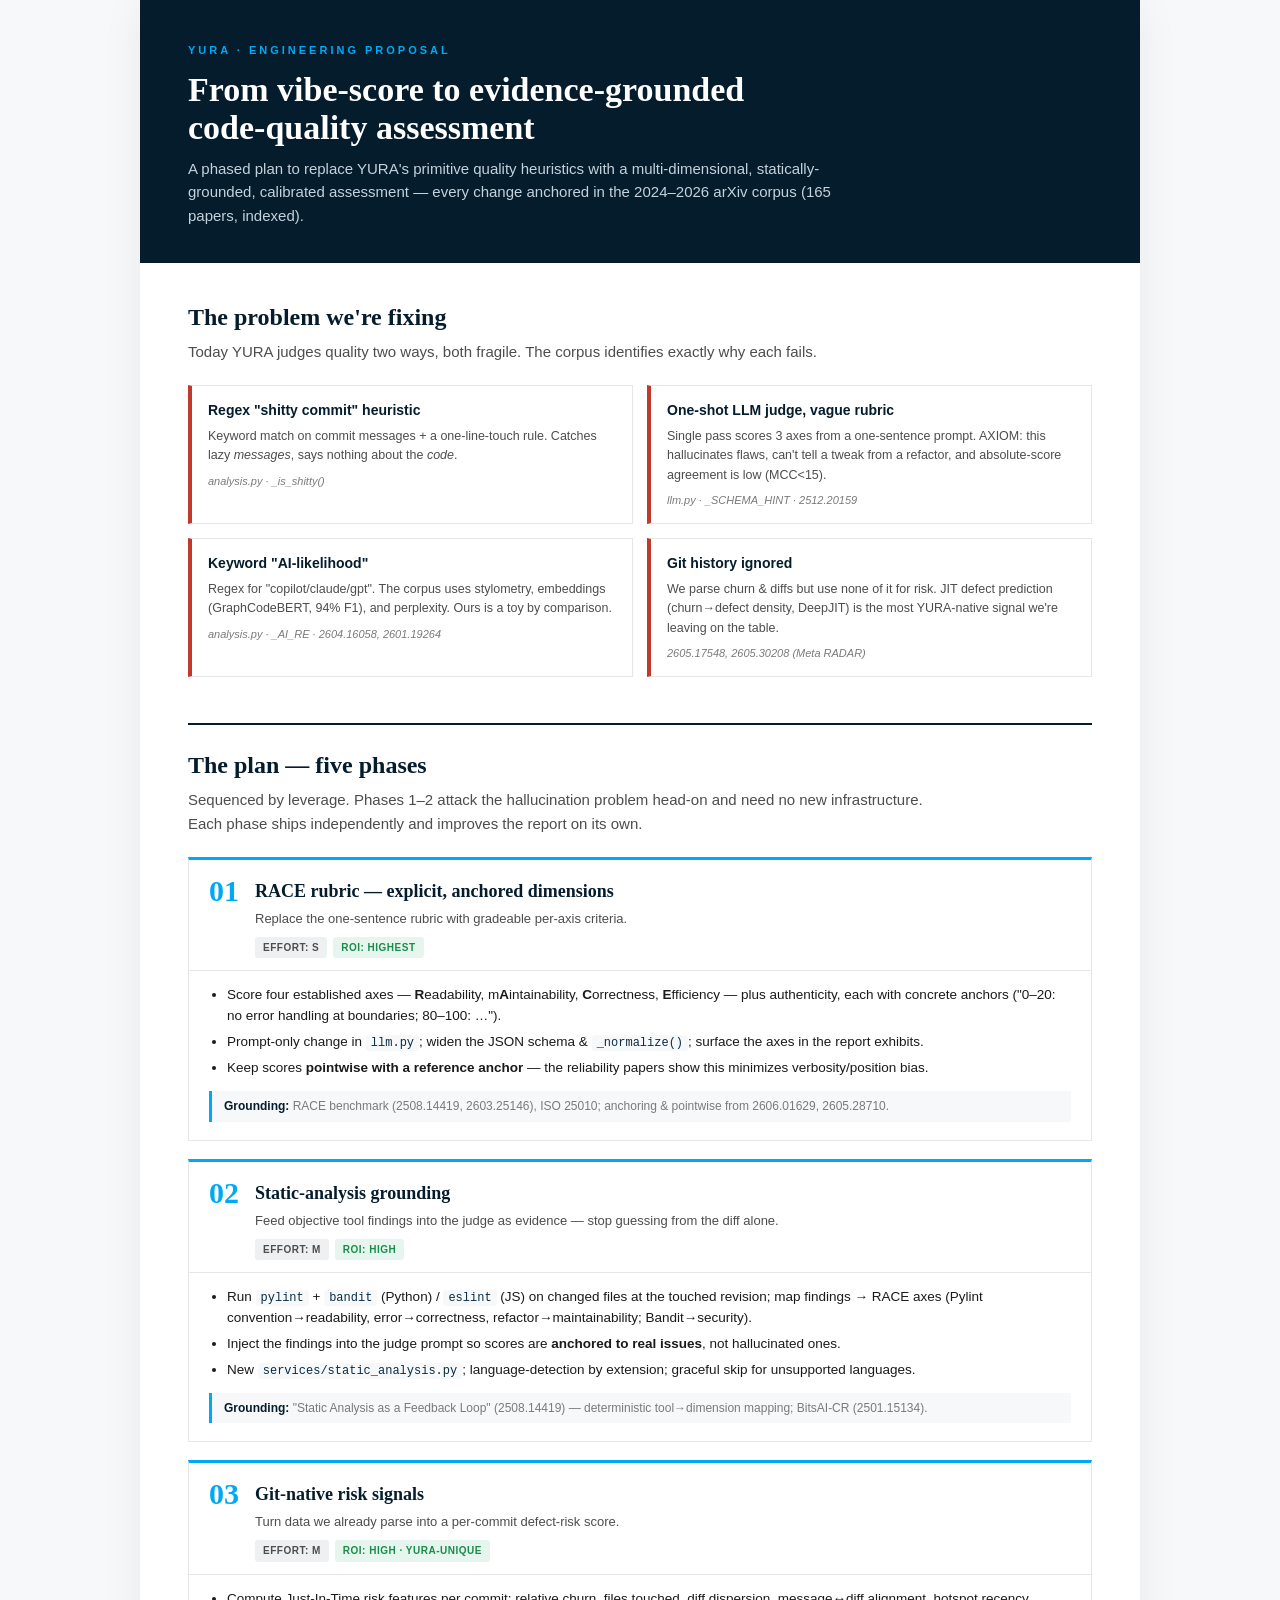
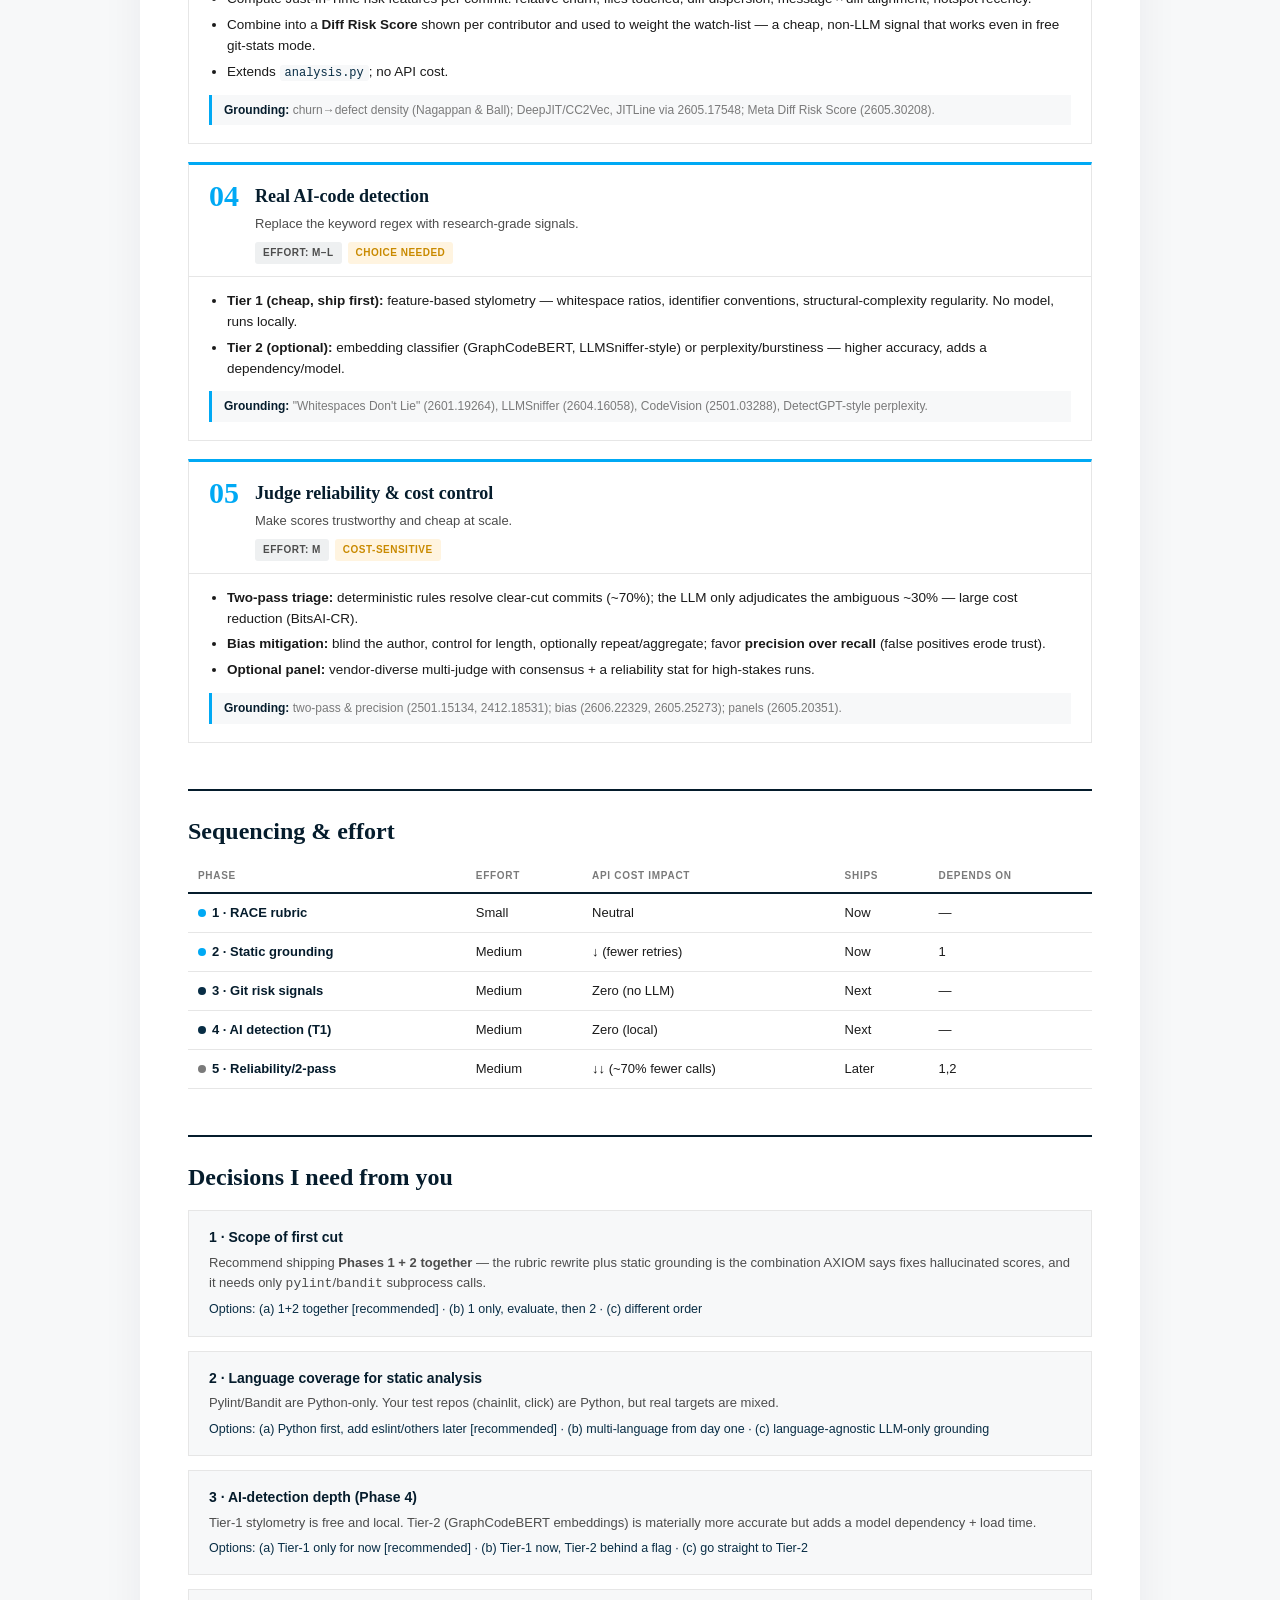
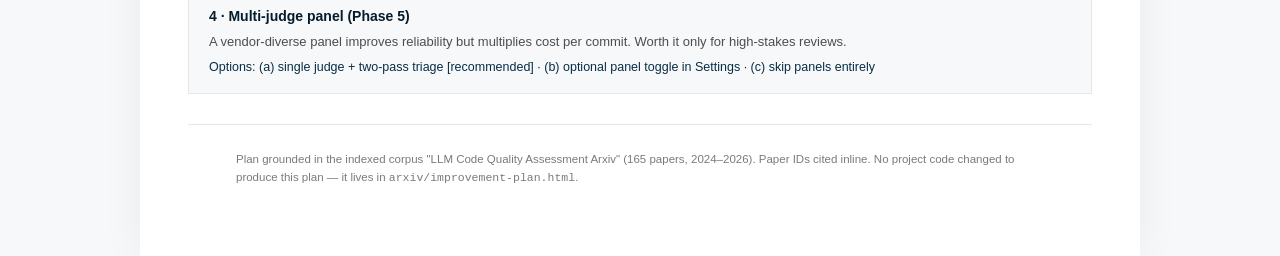
<file: arxiv/improvement-plan.html>
<!DOCTYPE html>
<html lang="en">
<head>
<meta charset="utf-8">
<meta name="viewport" content="width=device-width, initial-scale=1">
<title>YURA — Code-Quality Assessment Improvement Plan</title>
<style>
  :root{
    --navy:#051c2c; --navy2:#082d45; --cyan:#00a9f4; --ink:#1a1a1a;
    --grey:#4d4d4d; --mute:#7a7a7a; --hair:#e6e6e6; --wash:#f7f8f9;
    --good:#1a8c4a; --warn:#c98a00; --bad:#c0392b;
    --serif:Georgia,"Times New Roman",serif; --sans:"Helvetica Neue",Arial,sans-serif;
  }
  *{box-sizing:border-box}
  body{margin:0;font-family:var(--sans);color:var(--ink);background:var(--wash);line-height:1.55;font-size:15px}
  .wrap{max-width:1000px;margin:0 auto;background:#fff;padding:0 0 70px;box-shadow:0 0 40px rgba(5,28,44,.06)}
  header{background:var(--navy);color:#fff;padding:42px 48px 36px}
  .kick{font-size:11px;letter-spacing:3px;text-transform:uppercase;color:var(--cyan);font-weight:700}
  h1{font-family:var(--serif);font-size:34px;line-height:1.12;margin:12px 0 10px;font-weight:700}
  header p{font-size:15px;color:#c4d2dc;max-width:680px;margin:0}
  .body{padding:36px 48px 0}
  h2{font-family:var(--serif);color:var(--navy);font-size:24px;margin:0 0 4px}
  .lead{color:var(--grey);font-size:15px;margin:0 0 22px;max-width:760px}
  .rule{height:2px;background:var(--navy);margin:46px 0 22px}

  /* problem cards */
  .grid{display:grid;grid-template-columns:1fr 1fr;gap:14px;margin:18px 0}
  .gap{border:1px solid var(--hair);border-left:4px solid var(--bad);padding:14px 16px;background:#fff}
  .gap h4{margin:0 0 5px;font-size:14px;color:var(--navy)}
  .gap p{margin:0;font-size:12.5px;color:var(--grey)}
  .gap .src{font-size:11px;color:var(--mute);margin-top:7px;font-style:italic}

  /* phases */
  .phase{border:1px solid var(--hair);border-top:3px solid var(--cyan);margin:18px 0;padding:0}
  .phase__hd{display:flex;align-items:flex-start;gap:16px;padding:18px 20px 12px;border-bottom:1px solid var(--hair)}
  .phase__no{font-family:var(--serif);font-size:30px;font-weight:700;color:var(--cyan);line-height:.85}
  .phase__t{flex:1}
  .phase__t h3{margin:0;font-size:18px;color:var(--navy);font-family:var(--serif)}
  .phase__t .goal{font-size:13px;color:var(--grey);margin-top:3px}
  .tags{display:flex;gap:6px;flex-wrap:wrap;margin-top:8px}
  .tag{font-size:10px;font-weight:700;letter-spacing:.5px;text-transform:uppercase;padding:3px 8px;border-radius:3px}
  .tag--effort{background:#eef0f1;color:var(--grey)}
  .tag--roi{background:#e6f6ee;color:var(--good)}
  .tag--cost{background:#fff4e0;color:var(--warn)}
  .phase__body{padding:14px 20px 18px}
  .phase__body ul{margin:0 0 12px;padding-left:18px}
  .phase__body li{font-size:13.5px;color:var(--ink);margin-bottom:5px}
  .phase__body li code{background:var(--wash);padding:1px 5px;border-radius:3px;font-size:12px;color:var(--navy2)}
  .ground{font-size:12px;color:var(--mute);border-left:3px solid var(--cyan);padding:6px 0 6px 12px;background:var(--wash)}
  .ground b{color:var(--navy)}

  table{width:100%;border-collapse:collapse;font-size:13px;margin:10px 0}
  th{text-align:left;font-size:10px;letter-spacing:.7px;text-transform:uppercase;color:var(--mute);font-weight:700;padding:8px 10px;border-bottom:2px solid var(--navy)}
  td{padding:9px 10px;border-bottom:1px solid var(--hair);vertical-align:top}
  td .p{font-weight:700;color:var(--navy)}
  .dot{display:inline-block;width:8px;height:8px;border-radius:50%;margin-right:6px}
  .d-now{background:var(--cyan)} .d-next{background:var(--navy2)} .d-later{background:var(--mute)}

  .decide{border:1px solid var(--hair);background:var(--wash);padding:16px 20px;margin:14px 0}
  .decide h4{margin:0 0 4px;color:var(--navy);font-size:14px}
  .decide p{margin:0;font-size:13px;color:var(--grey)}
  .decide .opts{font-size:12.5px;color:var(--navy2);margin-top:6px}

  .foot{padding:26px 48px 0;color:var(--mute);font-size:11.5px;border-top:1px solid var(--hair);margin-top:30px}
  @media(max-width:720px){.grid{grid-template-columns:1fr}header,.body{padding-left:24px;padding-right:24px}}
</style>
</head>
<body>
<div class="wrap">
<header>
  <div class="kick">YURA · Engineering Proposal</div>
  <h1>From vibe-score to evidence-grounded<br>code-quality assessment</h1>
  <p>A phased plan to replace YURA's primitive quality heuristics with a multi-dimensional, statically-grounded, calibrated assessment — every change anchored in the 2024–2026 arXiv corpus (165 papers, indexed).</p>
</header>

<div class="body">

  <h2>The problem we're fixing</h2>
  <p class="lead">Today YURA judges quality two ways, both fragile. The corpus identifies exactly why each fails.</p>
  <div class="grid">
    <div class="gap">
      <h4>Regex "shitty commit" heuristic</h4>
      <p>Keyword match on commit messages + a one-line-touch rule. Catches lazy <em>messages</em>, says nothing about the <em>code</em>.</p>
      <p class="src">analysis.py · _is_shitty()</p>
    </div>
    <div class="gap">
      <h4>One-shot LLM judge, vague rubric</h4>
      <p>Single pass scores 3 axes from a one-sentence prompt. AXIOM: this hallucinates flaws, can't tell a tweak from a refactor, and absolute-score agreement is low (MCC&lt;15).</p>
      <p class="src">llm.py · _SCHEMA_HINT · 2512.20159</p>
    </div>
    <div class="gap">
      <h4>Keyword "AI-likelihood"</h4>
      <p>Regex for "copilot/claude/gpt". The corpus uses stylometry, embeddings (GraphCodeBERT, 94% F1), and perplexity. Ours is a toy by comparison.</p>
      <p class="src">analysis.py · _AI_RE · 2604.16058, 2601.19264</p>
    </div>
    <div class="gap">
      <h4>Git history ignored</h4>
      <p>We parse churn &amp; diffs but use none of it for risk. JIT defect prediction (churn→defect density, DeepJIT) is the most YURA-native signal we're leaving on the table.</p>
      <p class="src">2605.17548, 2605.30208 (Meta RADAR)</p>
    </div>
  </div>

  <div class="rule"></div>
  <h2>The plan — five phases</h2>
  <p class="lead">Sequenced by leverage. Phases 1–2 attack the hallucination problem head-on and need no new infrastructure. Each phase ships independently and improves the report on its own.</p>

  <!-- PHASE 1 -->
  <div class="phase">
    <div class="phase__hd">
      <div class="phase__no">01</div>
      <div class="phase__t">
        <h3>RACE rubric — explicit, anchored dimensions</h3>
        <div class="goal">Replace the one-sentence rubric with gradeable per-axis criteria.</div>
        <div class="tags"><span class="tag tag--effort">Effort: S</span><span class="tag tag--roi">ROI: Highest</span></div>
      </div>
    </div>
    <div class="phase__body">
      <ul>
        <li>Score four established axes — <b>R</b>eadability, m<b>A</b>intainability, <b>C</b>orrectness, <b>E</b>fficiency — plus authenticity, each with concrete anchors ("0–20: no error handling at boundaries; 80–100: …").</li>
        <li>Prompt-only change in <code>llm.py</code>; widen the JSON schema &amp; <code>_normalize()</code>; surface the axes in the report exhibits.</li>
        <li>Keep scores <b>pointwise with a reference anchor</b> — the reliability papers show this minimizes verbosity/position bias.</li>
      </ul>
      <div class="ground"><b>Grounding:</b> RACE benchmark (2508.14419, 2603.25146), ISO 25010; anchoring &amp; pointwise from 2606.01629, 2605.28710.</div>
    </div>
  </div>

  <!-- PHASE 2 -->
  <div class="phase">
    <div class="phase__hd">
      <div class="phase__no">02</div>
      <div class="phase__t">
        <h3>Static-analysis grounding</h3>
        <div class="goal">Feed objective tool findings into the judge as evidence — stop guessing from the diff alone.</div>
        <div class="tags"><span class="tag tag--effort">Effort: M</span><span class="tag tag--roi">ROI: High</span></div>
      </div>
    </div>
    <div class="phase__body">
      <ul>
        <li>Run <code>pylint</code> + <code>bandit</code> (Python) / <code>eslint</code> (JS) on changed files at the touched revision; map findings → RACE axes (Pylint convention→readability, error→correctness, refactor→maintainability; Bandit→security).</li>
        <li>Inject the findings into the judge prompt so scores are <b>anchored to real issues</b>, not hallucinated ones.</li>
        <li>New <code>services/static_analysis.py</code>; language-detection by extension; graceful skip for unsupported languages.</li>
      </ul>
      <div class="ground"><b>Grounding:</b> "Static Analysis as a Feedback Loop" (2508.14419) — deterministic tool→dimension mapping; BitsAI-CR (2501.15134).</div>
    </div>
  </div>

  <!-- PHASE 3 -->
  <div class="phase">
    <div class="phase__hd">
      <div class="phase__no">03</div>
      <div class="phase__t">
        <h3>Git-native risk signals</h3>
        <div class="goal">Turn data we already parse into a per-commit defect-risk score.</div>
        <div class="tags"><span class="tag tag--effort">Effort: M</span><span class="tag tag--roi">ROI: High · YURA-unique</span></div>
      </div>
    </div>
    <div class="phase__body">
      <ul>
        <li>Compute Just-In-Time risk features per commit: relative churn, files touched, diff dispersion, message↔diff alignment, hotspot recency.</li>
        <li>Combine into a <b>Diff Risk Score</b> shown per contributor and used to weight the watch-list — a cheap, non-LLM signal that works even in free git-stats mode.</li>
        <li>Extends <code>analysis.py</code>; no API cost.</li>
      </ul>
      <div class="ground"><b>Grounding:</b> churn→defect density (Nagappan &amp; Ball); DeepJIT/CC2Vec, JITLine via 2605.17548; Meta Diff Risk Score (2605.30208).</div>
    </div>
  </div>

  <!-- PHASE 4 -->
  <div class="phase">
    <div class="phase__hd">
      <div class="phase__no">04</div>
      <div class="phase__t">
        <h3>Real AI-code detection</h3>
        <div class="goal">Replace the keyword regex with research-grade signals.</div>
        <div class="tags"><span class="tag tag--effort">Effort: M–L</span><span class="tag tag--cost">Choice needed</span></div>
      </div>
    </div>
    <div class="phase__body">
      <ul>
        <li><b>Tier 1 (cheap, ship first):</b> feature-based stylometry — whitespace ratios, identifier conventions, structural-complexity regularity. No model, runs locally.</li>
        <li><b>Tier 2 (optional):</b> embedding classifier (GraphCodeBERT, LLMSniffer-style) or perplexity/burstiness — higher accuracy, adds a dependency/model.</li>
      </ul>
      <div class="ground"><b>Grounding:</b> "Whitespaces Don't Lie" (2601.19264), LLMSniffer (2604.16058), CodeVision (2501.03288), DetectGPT-style perplexity.</div>
    </div>
  </div>

  <!-- PHASE 5 -->
  <div class="phase">
    <div class="phase__hd">
      <div class="phase__no">05</div>
      <div class="phase__t">
        <h3>Judge reliability &amp; cost control</h3>
        <div class="goal">Make scores trustworthy and cheap at scale.</div>
        <div class="tags"><span class="tag tag--effort">Effort: M</span><span class="tag tag--cost">Cost-sensitive</span></div>
      </div>
    </div>
    <div class="phase__body">
      <ul>
        <li><b>Two-pass triage:</b> deterministic rules resolve clear-cut commits (~70%); the LLM only adjudicates the ambiguous ~30% — large cost reduction (BitsAI-CR).</li>
        <li><b>Bias mitigation:</b> blind the author, control for length, optionally repeat/aggregate; favor <b>precision over recall</b> (false positives erode trust).</li>
        <li><b>Optional panel:</b> vendor-diverse multi-judge with consensus + a reliability stat for high-stakes runs.</li>
      </ul>
      <div class="ground"><b>Grounding:</b> two-pass &amp; precision (2501.15134, 2412.18531); bias (2606.22329, 2605.25273); panels (2605.20351).</div>
    </div>
  </div>

  <div class="rule"></div>
  <h2>Sequencing &amp; effort</h2>
  <table>
    <thead><tr><th>Phase</th><th>Effort</th><th>API cost impact</th><th>Ships</th><th>Depends on</th></tr></thead>
    <tbody>
      <tr><td><span class="dot d-now"></span><span class="p">1 · RACE rubric</span></td><td>Small</td><td>Neutral</td><td>Now</td><td>—</td></tr>
      <tr><td><span class="dot d-now"></span><span class="p">2 · Static grounding</span></td><td>Medium</td><td>↓ (fewer retries)</td><td>Now</td><td>1</td></tr>
      <tr><td><span class="dot d-next"></span><span class="p">3 · Git risk signals</span></td><td>Medium</td><td>Zero (no LLM)</td><td>Next</td><td>—</td></tr>
      <tr><td><span class="dot d-next"></span><span class="p">4 · AI detection (T1)</span></td><td>Medium</td><td>Zero (local)</td><td>Next</td><td>—</td></tr>
      <tr><td><span class="dot d-later"></span><span class="p">5 · Reliability/2-pass</span></td><td>Medium</td><td>↓↓ (~70% fewer calls)</td><td>Later</td><td>1,2</td></tr>
    </tbody>
  </table>

  <div class="rule"></div>
  <h2>Decisions I need from you</h2>

  <div class="decide">
    <h4>1 · Scope of first cut</h4>
    <p>Recommend shipping <b>Phases 1 + 2 together</b> — the rubric rewrite plus static grounding is the combination AXIOM says fixes hallucinated scores, and it needs only <code>pylint</code>/<code>bandit</code> subprocess calls.</p>
    <div class="opts">Options: (a) 1+2 together [recommended] · (b) 1 only, evaluate, then 2 · (c) different order</div>
  </div>
  <div class="decide">
    <h4>2 · Language coverage for static analysis</h4>
    <p>Pylint/Bandit are Python-only. Your test repos (chainlit, click) are Python, but real targets are mixed.</p>
    <div class="opts">Options: (a) Python first, add eslint/others later [recommended] · (b) multi-language from day one · (c) language-agnostic LLM-only grounding</div>
  </div>
  <div class="decide">
    <h4>3 · AI-detection depth (Phase 4)</h4>
    <p>Tier-1 stylometry is free and local. Tier-2 (GraphCodeBERT embeddings) is materially more accurate but adds a model dependency + load time.</p>
    <div class="opts">Options: (a) Tier-1 only for now [recommended] · (b) Tier-1 now, Tier-2 behind a flag · (c) go straight to Tier-2</div>
  </div>
  <div class="decide">
    <h4>4 · Multi-judge panel (Phase 5)</h4>
    <p>A vendor-diverse panel improves reliability but multiplies cost per commit. Worth it only for high-stakes reviews.</p>
    <div class="opts">Options: (a) single judge + two-pass triage [recommended] · (b) optional panel toggle in Settings · (c) skip panels entirely</div>
  </div>

  <div class="foot">
    Plan grounded in the indexed corpus "LLM Code Quality Assessment Arxiv" (165 papers, 2024–2026).
    Paper IDs cited inline. No project code changed to produce this plan — it lives in <code>arxiv/improvement-plan.html</code>.
  </div>
</div>
</div>
</body>
</html>
</file>
